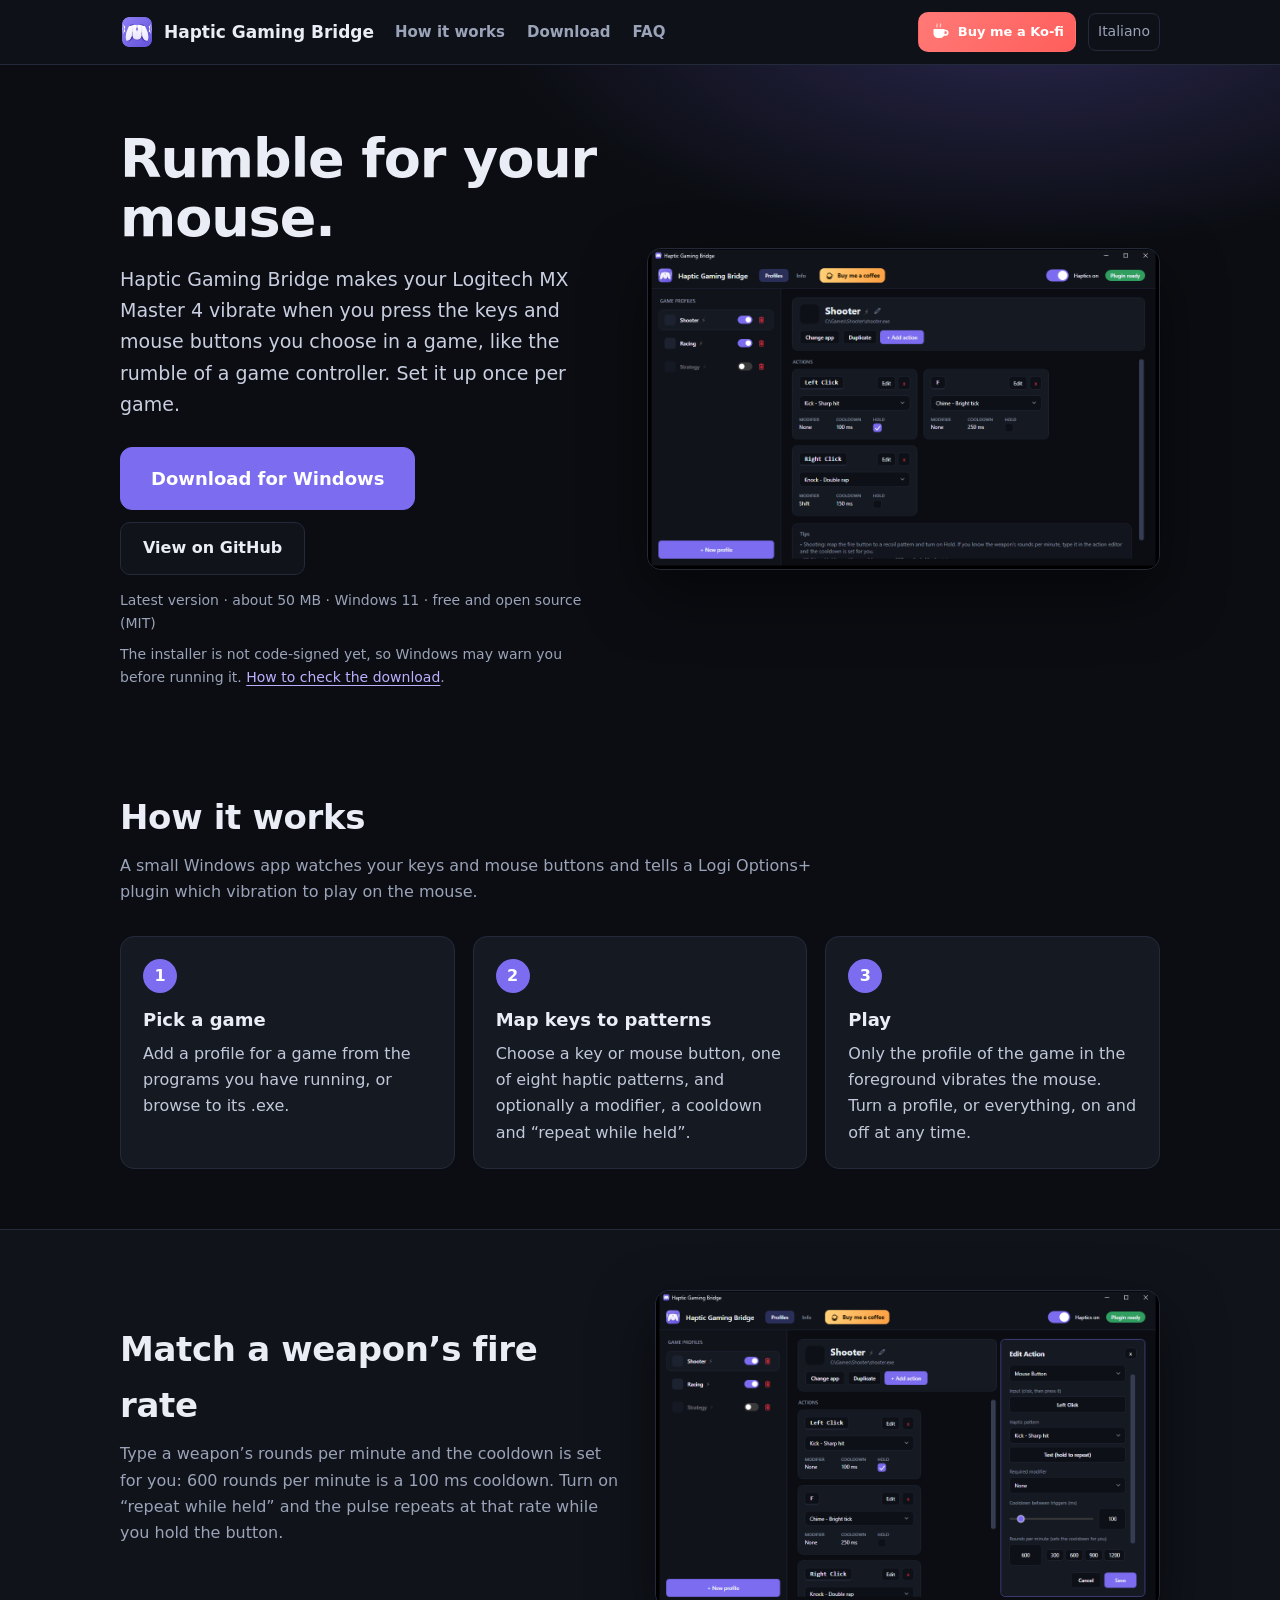
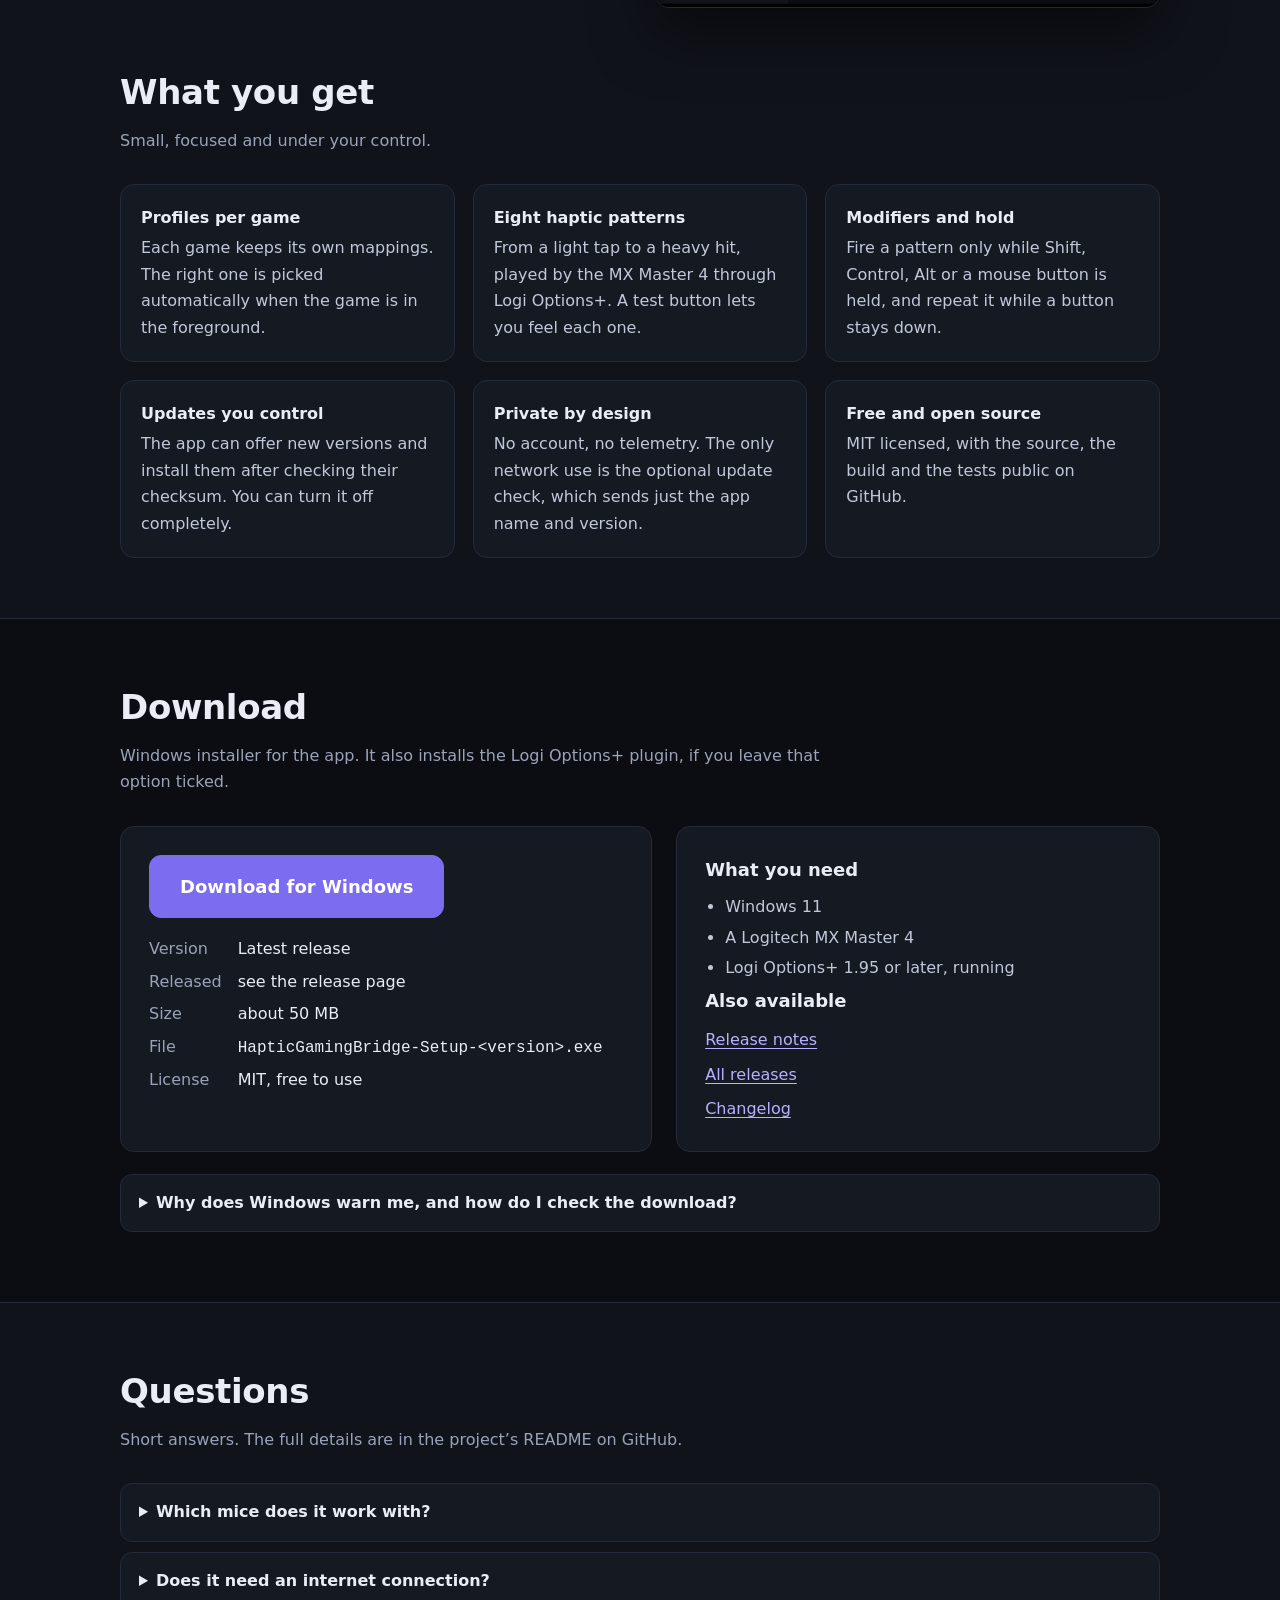
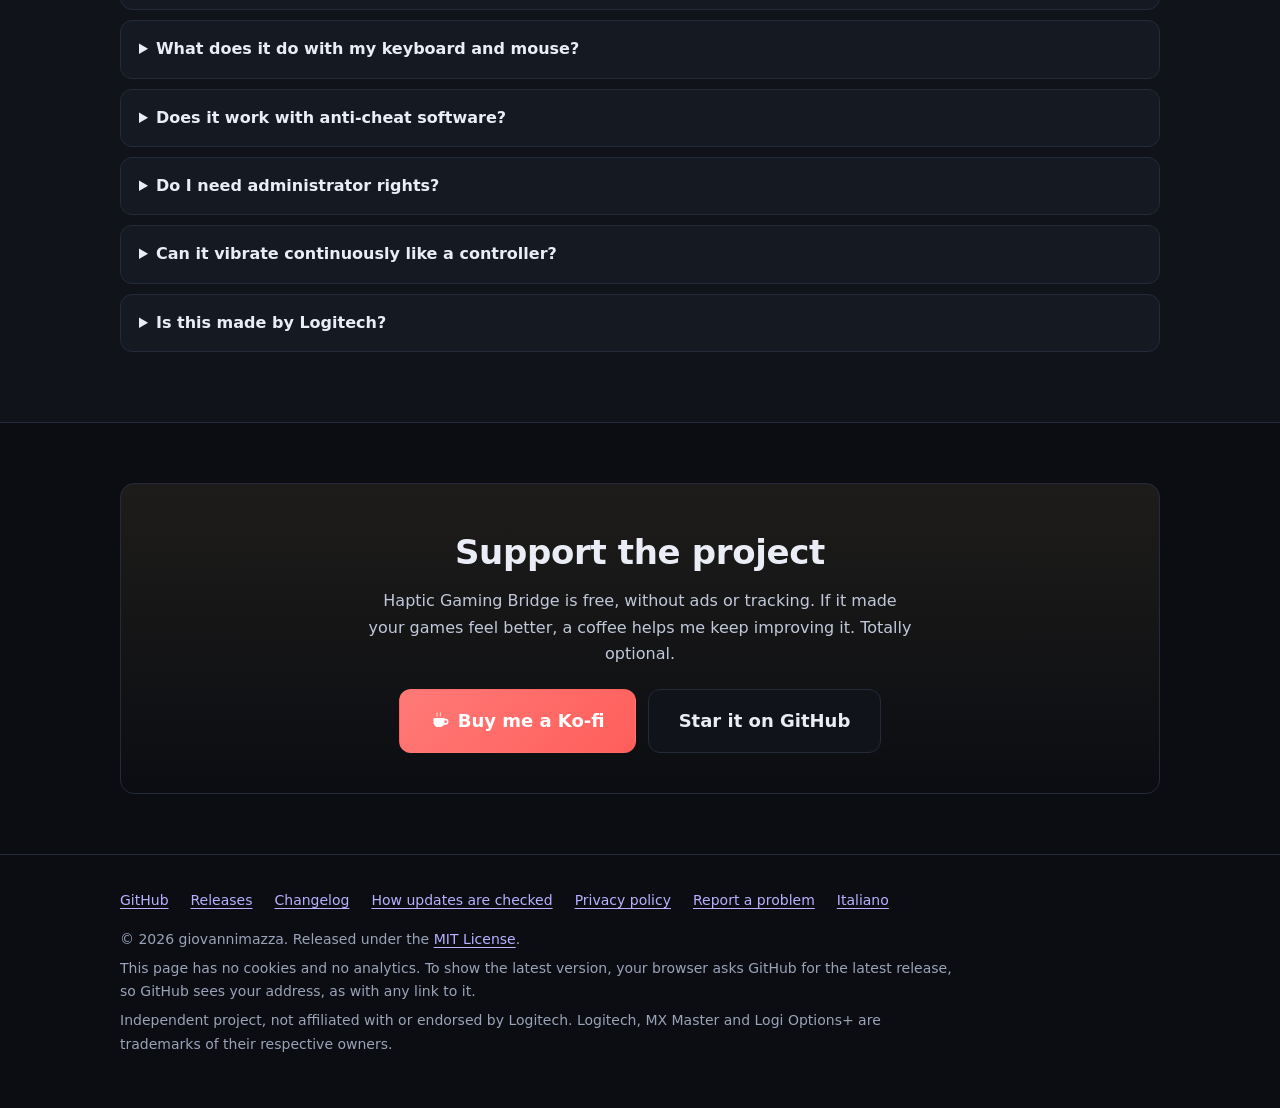
<file: site/index.html>
<!doctype html>
<html lang="en">
<head>
<meta charset="utf-8">
<meta name="viewport" content="width=device-width, initial-scale=1">
<meta http-equiv="Content-Security-Policy" content="default-src 'none'; script-src 'self'; style-src 'self'; img-src 'self'; connect-src https://api.github.com; base-uri 'none'; form-action 'none'">
<title>Haptic Gaming Bridge: haptic feedback for games on the Logitech MX Master 4</title>
<meta name="description" content="Make your Logitech MX Master 4 vibrate like a game controller. Choose the keys and mouse buttons per game. Free and open source for Windows.">
<meta name="theme-color" content="#10131a">
<link rel="icon" href="assets/favicon.ico">
<link rel="alternate" hreflang="it" href="it/">
<link rel="stylesheet" href="assets/style.css">
</head>
<body>
<a class="skip" href="#main">Skip to content</a>

<header class="top">
  <div class="wrap">
    <a class="brand" href="./"><img src="assets/icon-256.png" width="34" height="34" alt="">Haptic Gaming Bridge</a>
    <nav class="main" aria-label="Main">
      <a href="#how">How it works</a>
      <a href="#download">Download</a>
      <a href="#faq">FAQ</a>
    </nav>
    <span class="spacer"></span>
    <a class="btn btn-kofi btn-small" href="https://ko-fi.com/giovanbattistamazza"><span class="cup"><svg class="cupsvg" viewBox="0 0 20 20" width="20" height="20" aria-hidden="true"><path d="M3.5 7H14.5V11.5A4.5 4.5 0 0 1 10 16H8A4.5 4.5 0 0 1 3.5 11.5Z" fill="currentColor"/><path d="M14.5 8.5H15.5A2.2 2.2 0 0 1 15.5 12.9H13.8" fill="none" stroke="currentColor" stroke-width="1.6" stroke-linecap="round"/><path d="M7 4.8C6.2 3.8 7.8 3.2 7 2M10.5 4.8C9.7 3.8 11.3 3.2 10.5 2" fill="none" stroke="currentColor" stroke-width="1.2" stroke-linecap="round" opacity=".65"/></svg></span> Buy me a Ko-fi</a>
    <a class="lang" href="it/" hreflang="it" lang="it">Italiano</a>
  </div>
</header>

<main id="main">
  <div class="hero">
    <div class="wrap">
      <div>
        <h1>Rumble for your mouse.</h1>
        <p class="lead">Haptic Gaming Bridge makes your Logitech MX Master 4 vibrate when you press the keys and mouse buttons you choose in a game, like the rumble of a game controller. Set it up once per game.</p>
        <div class="cta">
          <a class="btn btn-primary btn-big" data-dl href="https://github.com/giovannimazza/haptic-bridge/releases/latest">Download for Windows</a>
          <a class="btn" href="https://github.com/giovannimazza/haptic-bridge">View on GitHub</a>
        </div>
        <p class="meta"><span data-version>Latest version</span> · <span data-size>about 50 MB</span> · Windows 11 · free and open source (MIT)</p>
        <p class="note">The installer is not code-signed yet, so Windows may warn you before running it. <a href="#verify">How to check the download</a>.</p>
      </div>
      <figure class="shot">
        <img src="assets/screenshot-profile.png" width="1180" height="740" alt="The Haptic Gaming Bridge window: a list of game profiles on the left and, for the selected game, three actions that map keys and mouse buttons to haptic patterns.">
      </figure>
    </div>
  </div>

  <section id="how">
    <div class="wrap">
      <h2>How it works</h2>
      <p class="sub">A small Windows app watches your keys and mouse buttons and tells a Logi Options+ plugin which vibration to play on the mouse.</p>
      <div class="grid3">
        <div class="card"><span class="step">1</span><h3>Pick a game</h3><p>Add a profile for a game from the programs you have running, or browse to its .exe.</p></div>
        <div class="card"><span class="step">2</span><h3>Map keys to patterns</h3><p>Choose a key or mouse button, one of eight haptic patterns, and optionally a modifier, a cooldown and “repeat while held”.</p></div>
        <div class="card"><span class="step">3</span><h3>Play</h3><p>Only the profile of the game in the foreground vibrates the mouse. Turn a profile, or everything, on and off at any time.</p></div>
      </div>
    </div>
  </section>

  <section class="alt" id="features">
    <div class="wrap">
      <div class="grid2">
        <div>
          <h2>Match a weapon’s fire rate</h2>
          <p class="sub flush">Type a weapon’s rounds per minute and the cooldown is set for you: 600 rounds per minute is a 100 ms cooldown. Turn on “repeat while held” and the pulse repeats at that rate while you hold the button.</p>
        </div>
        <figure class="shot">
          <img src="assets/screenshot-editor.png" width="1180" height="740" loading="lazy" alt="The action editor with a rounds-per-minute box set to 600, which sets the cooldown to 100 milliseconds.">
        </figure>
      </div>
      <h2 class="gap">What you get</h2>
      <p class="sub">Small, focused and under your control.</p>
      <ul class="features">
        <li><strong>Profiles per game</strong><span>Each game keeps its own mappings. The right one is picked automatically when the game is in the foreground.</span></li>
        <li><strong>Eight haptic patterns</strong><span>From a light tap to a heavy hit, played by the MX Master 4 through Logi Options+. A test button lets you feel each one.</span></li>
        <li><strong>Modifiers and hold</strong><span>Fire a pattern only while Shift, Control, Alt or a mouse button is held, and repeat it while a button stays down.</span></li>
        <li><strong>Updates you control</strong><span>The app can offer new versions and install them after checking their checksum. You can turn it off completely.</span></li>
        <li><strong>Private by design</strong><span>No account, no telemetry. The only network use is the optional update check, which sends just the app name and version.</span></li>
        <li><strong>Free and open source</strong><span>MIT licensed, with the source, the build and the tests public on GitHub.</span></li>
      </ul>
    </div>
  </section>

  <section id="download">
    <div class="wrap">
      <h2>Download</h2>
      <p class="sub">Windows installer for the app. It also installs the Logi Options+ plugin, if you leave that option ticked.</p>
      <div class="dl">
        <div class="card">
          <a class="btn btn-primary btn-big" data-dl href="https://github.com/giovannimazza/haptic-bridge/releases/latest">Download for Windows</a>
          <dl class="kv">
            <dt>Version</dt><dd data-version>Latest release</dd>
            <dt>Released</dt><dd data-date>see the release page</dd>
            <dt>Size</dt><dd><span data-size>about 50 MB</span></dd>
            <dt>File</dt><dd><code data-installer-name>HapticGamingBridge-Setup-&lt;version&gt;.exe</code></dd>
            <dt>License</dt><dd>MIT, free to use</dd>
          </dl>
          <div id="verify" data-sha-block hidden>
            <p class="label">SHA-256 of the installer</p>
            <div class="sha"><code id="sha" data-sha></code><button class="btn btn-small" type="button" data-copy="#sha" data-done="Copied">Copy</button></div>
          </div>
        </div>
        <div class="card">
          <h3>What you need</h3>
          <ul class="list">
            <li>Windows 11</li>
            <li>A Logitech MX Master 4</li>
            <li>Logi Options+ 1.95 or later, running</li>
          </ul>
          <h3 class="gap-s">Also available</h3>
          <ul class="links">
            <li data-plugin-item hidden><a data-plugin href="https://github.com/giovannimazza/haptic-bridge/releases/latest">Logi Options+ plugin on its own (.lplug4)</a></li>
            <li data-sums-item hidden><a data-sums href="https://github.com/giovannimazza/haptic-bridge/releases/latest">Checksums (SHA256SUMS.txt)</a></li>
            <li><a data-notes href="https://github.com/giovannimazza/haptic-bridge/releases/latest">Release notes</a></li>
            <li><a href="https://github.com/giovannimazza/haptic-bridge/releases">All releases</a></li>
            <li><a href="https://github.com/giovannimazza/haptic-bridge/blob/main/CHANGELOG.md">Changelog</a></li>
          </ul>
        </div>
      </div>
      <details class="gap-s">
        <summary>Why does Windows warn me, and how do I check the download?</summary>
        <p>The installer is not code-signed yet (code signing for the project is being set up), so Windows SmartScreen may show “Windows protected your PC”. Before you run it you can check that your file is exactly the one published on GitHub by comparing its SHA-256 with the value above, or with the one on the release page.</p>
        <p>In PowerShell, from the folder of the download:</p>
        <pre><code>Get-FileHash .\HapticGamingBridge-Setup-&lt;version&gt;.exe -Algorithm SHA256</code></pre>
        <p>The two values must be identical. If you install from this page, the app can later update itself: it only runs an installer from this project’s GitHub releases whose checksum matches the published one.</p>
      </details>
    </div>
  </section>

  <section class="alt" id="faq">
    <div class="wrap">
      <h2>Questions</h2>
      <p class="sub">Short answers. The full details are in the project’s README on GitHub.</p>
      <details><summary>Which mice does it work with?</summary><p>Only the Logitech MX Master 4, which has the haptic motor. The vibration is played through Logi Options+, so it has to be installed and running.</p></details>
      <details><summary>Does it need an internet connection?</summary><p>No. The only thing the app does on the network is an optional check for updates (it asks GitHub for the latest release and sends only the app name and version). You can turn it off in the app, under Info → Updates, and then it makes no network connections at all.</p></details>
      <details><summary>What does it do with my keyboard and mouse?</summary><p>To work it installs a global keyboard and mouse hook, so it can see key presses and mouse buttons. It only compares them with the actions you set up, and does not record, store or send them. Profiles are saved on your PC, in <code>%APPDATA%\HapticGamingBridge</code>.</p></details>
      <details><summary>Does it work with anti-cheat software?</summary><p>It has not been tested with anti-cheat software. Because it uses a global input hook, check the rules of a competitive game before using it.</p></details>
      <details><summary>Do I need administrator rights?</summary><p>Not to install: it installs for your user only. A game that runs as administrator hides its input from normal programs, so in that case the app has to run as administrator too.</p></details>
      <details><summary>Can it vibrate continuously like a controller?</summary><p>No. Logi Options+ offers short, predefined vibration patterns. Each trigger is a short pulse, and the mouse may merge pulses that arrive very close together.</p></details>
      <details><summary>Is this made by Logitech?</summary><p>No. It is an independent project, not affiliated with or endorsed by Logitech.</p></details>
    </div>
  </section>

  <section>
    <div class="wrap">
      <div class="coffee-box">
        <h2>Support the project</h2>
        <p>Haptic Gaming Bridge is free, without ads or tracking. If it made your games feel better, a coffee helps me keep improving it. Totally optional.</p>
        <div class="row">
          <a class="btn btn-kofi btn-big" href="https://ko-fi.com/giovanbattistamazza"><span class="cup"><svg class="cupsvg" viewBox="0 0 20 20" width="20" height="20" aria-hidden="true"><path d="M3.5 7H14.5V11.5A4.5 4.5 0 0 1 10 16H8A4.5 4.5 0 0 1 3.5 11.5Z" fill="currentColor"/><path d="M14.5 8.5H15.5A2.2 2.2 0 0 1 15.5 12.9H13.8" fill="none" stroke="currentColor" stroke-width="1.6" stroke-linecap="round"/><path d="M7 4.8C6.2 3.8 7.8 3.2 7 2M10.5 4.8C9.7 3.8 11.3 3.2 10.5 2" fill="none" stroke="currentColor" stroke-width="1.2" stroke-linecap="round" opacity=".65"/></svg></span> Buy me a Ko-fi</a>
          <a class="btn btn-big" href="https://github.com/giovannimazza/haptic-bridge">Star it on GitHub</a>
        </div>
      </div>
    </div>
  </section>
</main>

<footer>
  <div class="wrap">
    <div class="links-row">
      <a href="https://github.com/giovannimazza/haptic-bridge">GitHub</a>
      <a href="https://github.com/giovannimazza/haptic-bridge/releases">Releases</a>
      <a href="https://github.com/giovannimazza/haptic-bridge/blob/main/CHANGELOG.md">Changelog</a>
      <a href="https://github.com/giovannimazza/haptic-bridge/blob/main/docs/updates.md">How updates are checked</a>
      <a href="https://github.com/giovannimazza/haptic-bridge#privacy-policy">Privacy policy</a>
      <a href="https://github.com/giovannimazza/haptic-bridge/issues">Report a problem</a>
      <a href="it/" hreflang="it" lang="it">Italiano</a>
    </div>
    <p>© 2026 giovannimazza. Released under the <a href="https://github.com/giovannimazza/haptic-bridge/blob/main/LICENSE">MIT License</a>.</p>
    <p>This page has no cookies and no analytics. To show the latest version, your browser asks GitHub for the latest release, so GitHub sees your address, as with any link to it.</p>
    <p>Independent project, not affiliated with or endorsed by Logitech. Logitech, MX Master and Logi Options+ are trademarks of their respective owners.</p>
  </div>
</footer>
<script src="assets/app.js" defer></script>
</body>
</html>
</file>
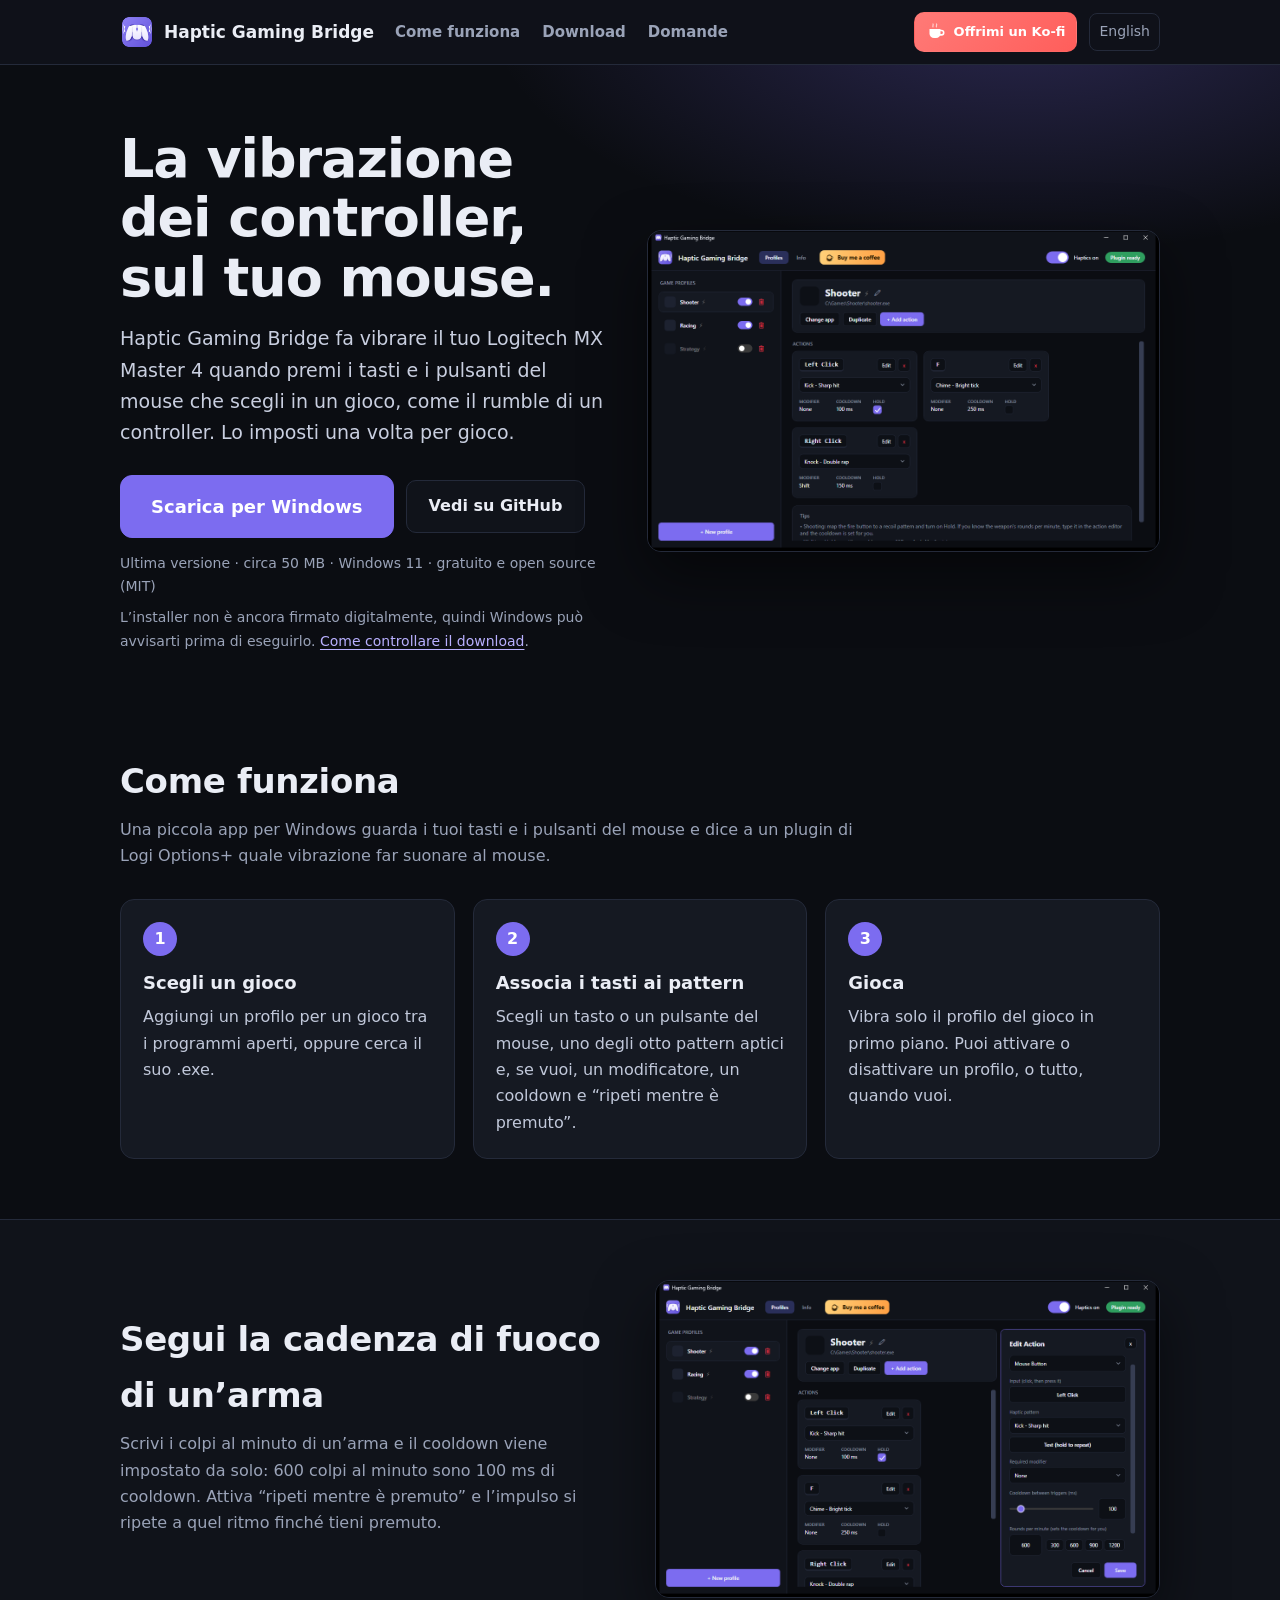
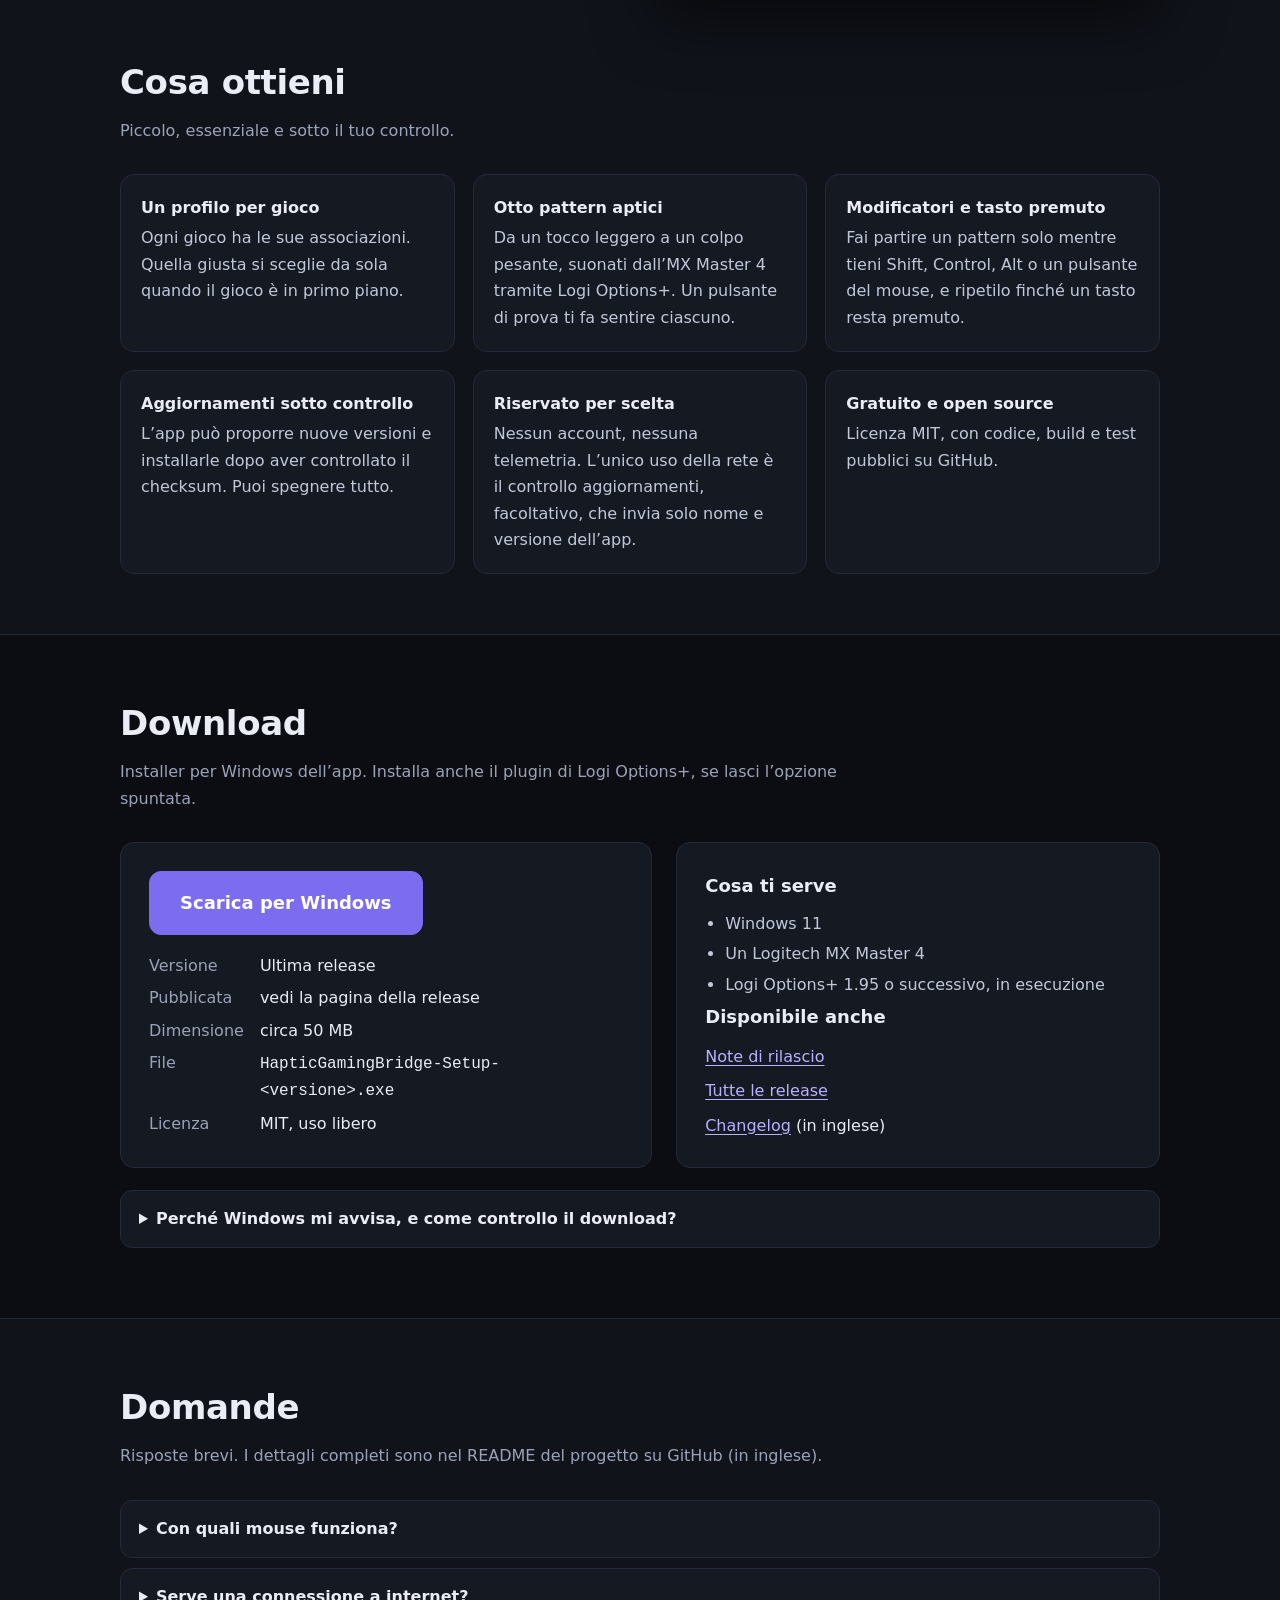
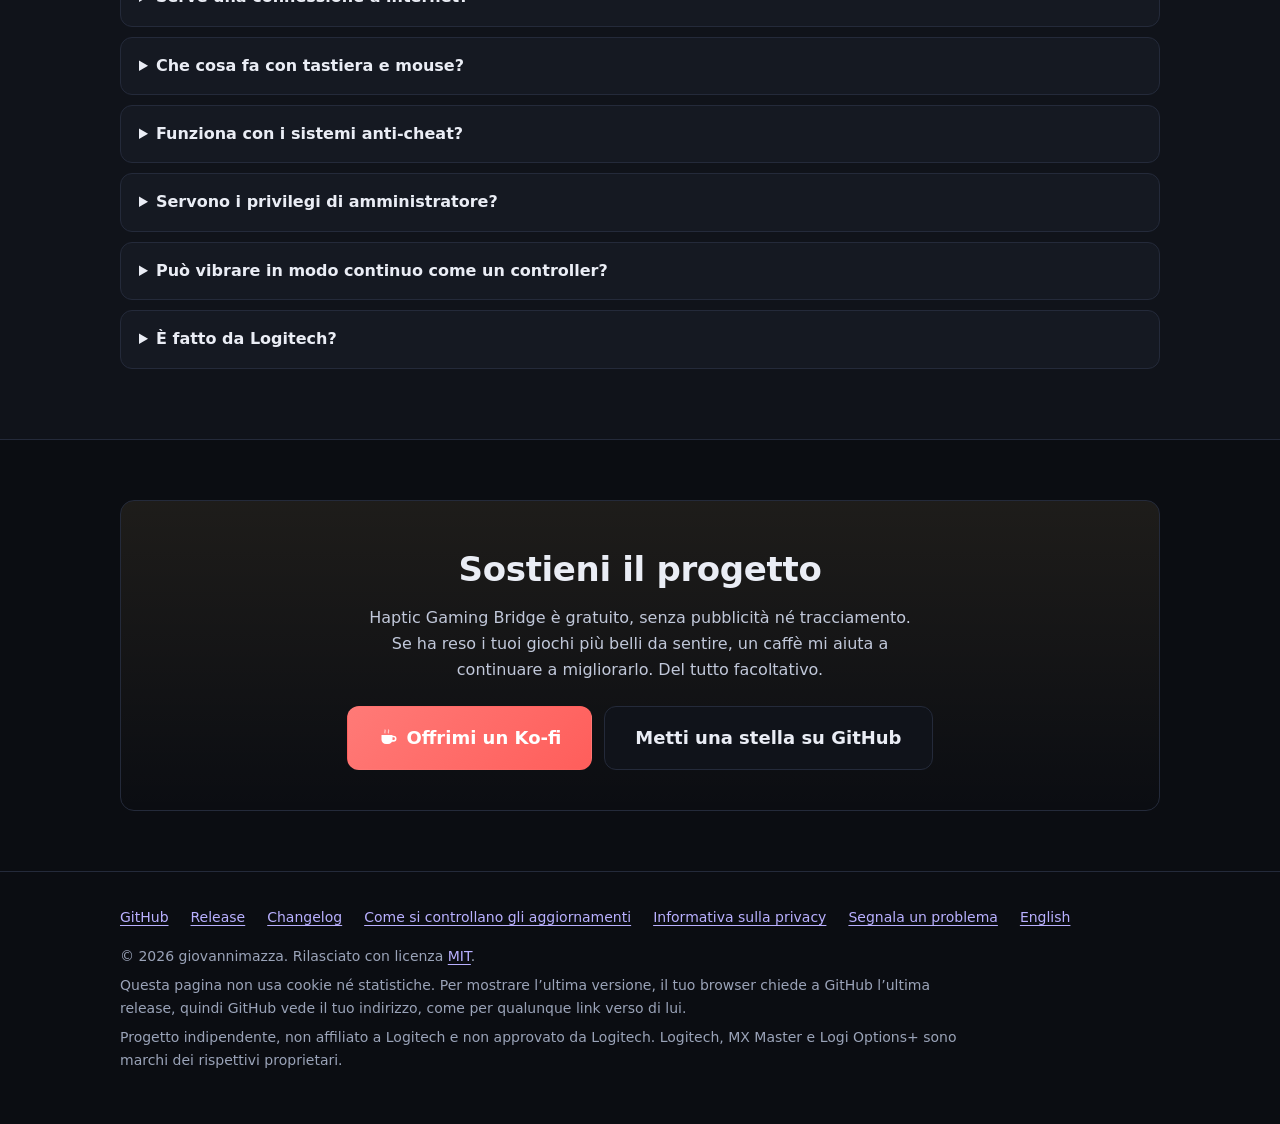
<file: site/it/index.html>
<!doctype html>
<html lang="it">
<head>
<meta charset="utf-8">
<meta name="viewport" content="width=device-width, initial-scale=1">
<meta http-equiv="Content-Security-Policy" content="default-src 'none'; script-src 'self'; style-src 'self'; img-src 'self'; connect-src https://api.github.com; base-uri 'none'; form-action 'none'">
<title>Haptic Gaming Bridge: feedback aptico per i giochi con il Logitech MX Master 4</title>
<meta name="description" content="Fai vibrare il tuo Logitech MX Master 4 come un controller. Scegli tu tasti e pulsanti del mouse per ogni gioco. Gratuito e open source per Windows.">
<meta name="theme-color" content="#10131a">
<link rel="icon" href="../assets/favicon.ico">
<link rel="alternate" hreflang="en" href="../">
<link rel="stylesheet" href="../assets/style.css">
</head>
<body>
<a class="skip" href="#main">Vai al contenuto</a>

<header class="top">
  <div class="wrap">
    <a class="brand" href="./"><img src="../assets/icon-256.png" width="34" height="34" alt="">Haptic Gaming Bridge</a>
    <nav class="main" aria-label="Principale">
      <a href="#how">Come funziona</a>
      <a href="#download">Download</a>
      <a href="#faq">Domande</a>
    </nav>
    <span class="spacer"></span>
    <a class="btn btn-kofi btn-small" href="https://ko-fi.com/giovanbattistamazza"><span class="cup"><svg class="cupsvg" viewBox="0 0 20 20" width="20" height="20" aria-hidden="true"><path d="M3.5 7H14.5V11.5A4.5 4.5 0 0 1 10 16H8A4.5 4.5 0 0 1 3.5 11.5Z" fill="currentColor"/><path d="M14.5 8.5H15.5A2.2 2.2 0 0 1 15.5 12.9H13.8" fill="none" stroke="currentColor" stroke-width="1.6" stroke-linecap="round"/><path d="M7 4.8C6.2 3.8 7.8 3.2 7 2M10.5 4.8C9.7 3.8 11.3 3.2 10.5 2" fill="none" stroke="currentColor" stroke-width="1.2" stroke-linecap="round" opacity=".65"/></svg></span> Offrimi un Ko-fi</a>
    <a class="lang" href="../" hreflang="en" lang="en">English</a>
  </div>
</header>

<main id="main">
  <div class="hero">
    <div class="wrap">
      <div>
        <h1>La vibrazione dei controller, sul tuo mouse.</h1>
        <p class="lead">Haptic Gaming Bridge fa vibrare il tuo Logitech MX Master 4 quando premi i tasti e i pulsanti del mouse che scegli in un gioco, come il rumble di un controller. Lo imposti una volta per gioco.</p>
        <div class="cta">
          <a class="btn btn-primary btn-big" data-dl href="https://github.com/giovannimazza/haptic-bridge/releases/latest">Scarica per Windows</a>
          <a class="btn" href="https://github.com/giovannimazza/haptic-bridge">Vedi su GitHub</a>
        </div>
        <p class="meta"><span data-version>Ultima versione</span> · <span data-size>circa 50 MB</span> · Windows 11 · gratuito e open source (MIT)</p>
        <p class="note">L’installer non è ancora firmato digitalmente, quindi Windows può avvisarti prima di eseguirlo. <a href="#verify">Come controllare il download</a>.</p>
      </div>
      <figure class="shot">
        <img src="../assets/screenshot-profile.png" width="1180" height="740" alt="La finestra di Haptic Gaming Bridge: a sinistra l’elenco dei profili dei giochi e, per il gioco selezionato, tre azioni che associano tasti e pulsanti del mouse a pattern aptici.">
      </figure>
    </div>
  </div>

  <section id="how">
    <div class="wrap">
      <h2>Come funziona</h2>
      <p class="sub">Una piccola app per Windows guarda i tuoi tasti e i pulsanti del mouse e dice a un plugin di Logi Options+ quale vibrazione far suonare al mouse.</p>
      <div class="grid3">
        <div class="card"><span class="step">1</span><h3>Scegli un gioco</h3><p>Aggiungi un profilo per un gioco tra i programmi aperti, oppure cerca il suo .exe.</p></div>
        <div class="card"><span class="step">2</span><h3>Associa i tasti ai pattern</h3><p>Scegli un tasto o un pulsante del mouse, uno degli otto pattern aptici e, se vuoi, un modificatore, un cooldown e “ripeti mentre è premuto”.</p></div>
        <div class="card"><span class="step">3</span><h3>Gioca</h3><p>Vibra solo il profilo del gioco in primo piano. Puoi attivare o disattivare un profilo, o tutto, quando vuoi.</p></div>
      </div>
    </div>
  </section>

  <section class="alt" id="features">
    <div class="wrap">
      <div class="grid2">
        <div>
          <h2>Segui la cadenza di fuoco di un’arma</h2>
          <p class="sub flush">Scrivi i colpi al minuto di un’arma e il cooldown viene impostato da solo: 600 colpi al minuto sono 100 ms di cooldown. Attiva “ripeti mentre è premuto” e l’impulso si ripete a quel ritmo finché tieni premuto.</p>
        </div>
        <figure class="shot">
          <img src="../assets/screenshot-editor.png" width="1180" height="740" loading="lazy" alt="L’editor delle azioni con il campo dei colpi al minuto a 600, che imposta il cooldown a 100 millisecondi.">
        </figure>
      </div>
      <h2 class="gap">Cosa ottieni</h2>
      <p class="sub">Piccolo, essenziale e sotto il tuo controllo.</p>
      <ul class="features">
        <li><strong>Un profilo per gioco</strong><span>Ogni gioco ha le sue associazioni. Quella giusta si sceglie da sola quando il gioco è in primo piano.</span></li>
        <li><strong>Otto pattern aptici</strong><span>Da un tocco leggero a un colpo pesante, suonati dall’MX Master 4 tramite Logi Options+. Un pulsante di prova ti fa sentire ciascuno.</span></li>
        <li><strong>Modificatori e tasto premuto</strong><span>Fai partire un pattern solo mentre tieni Shift, Control, Alt o un pulsante del mouse, e ripetilo finché un tasto resta premuto.</span></li>
        <li><strong>Aggiornamenti sotto controllo</strong><span>L’app può proporre nuove versioni e installarle dopo aver controllato il checksum. Puoi spegnere tutto.</span></li>
        <li><strong>Riservato per scelta</strong><span>Nessun account, nessuna telemetria. L’unico uso della rete è il controllo aggiornamenti, facoltativo, che invia solo nome e versione dell’app.</span></li>
        <li><strong>Gratuito e open source</strong><span>Licenza MIT, con codice, build e test pubblici su GitHub.</span></li>
      </ul>
    </div>
  </section>

  <section id="download">
    <div class="wrap">
      <h2>Download</h2>
      <p class="sub">Installer per Windows dell’app. Installa anche il plugin di Logi Options+, se lasci l’opzione spuntata.</p>
      <div class="dl">
        <div class="card">
          <a class="btn btn-primary btn-big" data-dl href="https://github.com/giovannimazza/haptic-bridge/releases/latest">Scarica per Windows</a>
          <dl class="kv">
            <dt>Versione</dt><dd data-version>Ultima release</dd>
            <dt>Pubblicata</dt><dd data-date>vedi la pagina della release</dd>
            <dt>Dimensione</dt><dd><span data-size>circa 50 MB</span></dd>
            <dt>File</dt><dd><code data-installer-name>HapticGamingBridge-Setup-&lt;versione&gt;.exe</code></dd>
            <dt>Licenza</dt><dd>MIT, uso libero</dd>
          </dl>
          <div id="verify" data-sha-block hidden>
            <p class="label">SHA-256 dell’installer</p>
            <div class="sha"><code id="sha" data-sha></code><button class="btn btn-small" type="button" data-copy="#sha" data-done="Copiato">Copia</button></div>
          </div>
        </div>
        <div class="card">
          <h3>Cosa ti serve</h3>
          <ul class="list">
            <li>Windows 11</li>
            <li>Un Logitech MX Master 4</li>
            <li>Logi Options+ 1.95 o successivo, in esecuzione</li>
          </ul>
          <h3 class="gap-s">Disponibile anche</h3>
          <ul class="links">
            <li data-plugin-item hidden><a data-plugin href="https://github.com/giovannimazza/haptic-bridge/releases/latest">Solo il plugin di Logi Options+ (.lplug4)</a></li>
            <li data-sums-item hidden><a data-sums href="https://github.com/giovannimazza/haptic-bridge/releases/latest">Checksum (SHA256SUMS.txt)</a></li>
            <li><a data-notes href="https://github.com/giovannimazza/haptic-bridge/releases/latest">Note di rilascio</a></li>
            <li><a href="https://github.com/giovannimazza/haptic-bridge/releases">Tutte le release</a></li>
            <li><a href="https://github.com/giovannimazza/haptic-bridge/blob/main/CHANGELOG.md">Changelog</a> (in inglese)</li>
          </ul>
        </div>
      </div>
      <details class="gap-s">
        <summary>Perché Windows mi avvisa, e come controllo il download?</summary>
        <p>L’installer non è ancora firmato digitalmente (la firma per il progetto è in preparazione), quindi Windows SmartScreen può mostrare “Windows ha protetto il PC”. Prima di eseguirlo puoi verificare che il tuo file sia esattamente quello pubblicato su GitHub confrontando il suo SHA-256 con il valore qui sopra, o con quello sulla pagina della release.</p>
        <p>In PowerShell, dalla cartella del download:</p>
        <pre><code>Get-FileHash .\HapticGamingBridge-Setup-&lt;versione&gt;.exe -Algorithm SHA256</code></pre>
        <p>I due valori devono essere identici. Se installi da questa pagina, l’app potrà poi aggiornarsi da sola: esegue solo un installer delle release GitHub di questo progetto il cui checksum coincide con quello pubblicato.</p>
      </details>
    </div>
  </section>

  <section class="alt" id="faq">
    <div class="wrap">
      <h2>Domande</h2>
      <p class="sub">Risposte brevi. I dettagli completi sono nel README del progetto su GitHub (in inglese).</p>
      <details><summary>Con quali mouse funziona?</summary><p>Solo con il Logitech MX Master 4, che ha il motorino aptico. La vibrazione passa da Logi Options+, che quindi deve essere installato e in esecuzione.</p></details>
      <details><summary>Serve una connessione a internet?</summary><p>No. L’unica cosa che l’app fa in rete è un controllo aggiornamenti facoltativo (chiede a GitHub l’ultima release e invia solo nome e versione dell’app). Puoi spegnerlo nell’app, in Info → Updates, e allora non apre nessuna connessione di rete.</p></details>
      <details><summary>Che cosa fa con tastiera e mouse?</summary><p>Per funzionare installa un hook globale di tastiera e mouse, così vede i tasti premuti e i pulsanti del mouse. Li confronta solo con le azioni che hai impostato e non li registra, non li salva e non li invia. I profili sono salvati sul tuo PC, in <code>%APPDATA%\HapticGamingBridge</code>.</p></details>
      <details><summary>Funziona con i sistemi anti-cheat?</summary><p>Non è stato provato con software anti-cheat. Poiché usa un hook globale dell’input, controlla il regolamento di un gioco competitivo prima di usarlo.</p></details>
      <details><summary>Servono i privilegi di amministratore?</summary><p>Non per installarlo: si installa solo per il tuo utente. Un gioco avviato come amministratore nasconde i suoi input ai programmi normali, e in quel caso anche l’app deve essere eseguita come amministratore.</p></details>
      <details><summary>Può vibrare in modo continuo come un controller?</summary><p>No. Logi Options+ offre pattern di vibrazione brevi e predefiniti. Ogni evento è un impulso breve, e il mouse può unire impulsi che arrivano molto ravvicinati.</p></details>
      <details><summary>È fatto da Logitech?</summary><p>No. È un progetto indipendente, non affiliato a Logitech e non approvato da Logitech.</p></details>
    </div>
  </section>

  <section>
    <div class="wrap">
      <div class="coffee-box">
        <h2>Sostieni il progetto</h2>
        <p>Haptic Gaming Bridge è gratuito, senza pubblicità né tracciamento. Se ha reso i tuoi giochi più belli da sentire, un caffè mi aiuta a continuare a migliorarlo. Del tutto facoltativo.</p>
        <div class="row">
          <a class="btn btn-kofi btn-big" href="https://ko-fi.com/giovanbattistamazza"><span class="cup"><svg class="cupsvg" viewBox="0 0 20 20" width="20" height="20" aria-hidden="true"><path d="M3.5 7H14.5V11.5A4.5 4.5 0 0 1 10 16H8A4.5 4.5 0 0 1 3.5 11.5Z" fill="currentColor"/><path d="M14.5 8.5H15.5A2.2 2.2 0 0 1 15.5 12.9H13.8" fill="none" stroke="currentColor" stroke-width="1.6" stroke-linecap="round"/><path d="M7 4.8C6.2 3.8 7.8 3.2 7 2M10.5 4.8C9.7 3.8 11.3 3.2 10.5 2" fill="none" stroke="currentColor" stroke-width="1.2" stroke-linecap="round" opacity=".65"/></svg></span> Offrimi un Ko-fi</a>
          <a class="btn btn-big" href="https://github.com/giovannimazza/haptic-bridge">Metti una stella su GitHub</a>
        </div>
      </div>
    </div>
  </section>
</main>

<footer>
  <div class="wrap">
    <div class="links-row">
      <a href="https://github.com/giovannimazza/haptic-bridge">GitHub</a>
      <a href="https://github.com/giovannimazza/haptic-bridge/releases">Release</a>
      <a href="https://github.com/giovannimazza/haptic-bridge/blob/main/CHANGELOG.md">Changelog</a>
      <a href="https://github.com/giovannimazza/haptic-bridge/blob/main/docs/updates.md">Come si controllano gli aggiornamenti</a>
      <a href="https://github.com/giovannimazza/haptic-bridge#privacy-policy">Informativa sulla privacy</a>
      <a href="https://github.com/giovannimazza/haptic-bridge/issues">Segnala un problema</a>
      <a href="../" hreflang="en" lang="en">English</a>
    </div>
    <p>© 2026 giovannimazza. Rilasciato con licenza <a href="https://github.com/giovannimazza/haptic-bridge/blob/main/LICENSE">MIT</a>.</p>
    <p>Questa pagina non usa cookie né statistiche. Per mostrare l’ultima versione, il tuo browser chiede a GitHub l’ultima release, quindi GitHub vede il tuo indirizzo, come per qualunque link verso di lui.</p>
    <p>Progetto indipendente, non affiliato a Logitech e non approvato da Logitech. Logitech, MX Master e Logi Options+ sono marchi dei rispettivi proprietari.</p>
  </div>
</footer>
<script src="../assets/app.js" defer></script>
</body>
</html>
</file>
<file: site/assets/style.css>
﻿/* Haptic Gaming Bridge site. No external fonts, scripts or images: everything comes from this folder. */
:root {
  --bg: #0b0d12; --panel: #10131a; --card: #151922; --line: #242a3a;
  --text: #eaedf5; --muted: #9aa3b8; --accent: #7c6cf0; --accent-hover: #8f81f5; --green: #2f9e5f;
  --radius: 14px; --max: 1080px;
  color-scheme: dark;
}
* { box-sizing: border-box; }
html { scroll-behavior: smooth; scroll-padding-top: 76px; }
body { margin: 0; background: var(--bg); color: var(--text); font: 16px/1.65 system-ui, -apple-system, "Segoe UI", Roboto, sans-serif; -webkit-text-size-adjust: 100%; }
img { max-width: 100%; height: auto; }
a { color: #b9b0ff; text-underline-offset: 3px; }
a:hover { color: #d6d0ff; }
:focus-visible { outline: 3px solid #b9b0ff; outline-offset: 3px; border-radius: 6px; }
code, kbd { font-family: ui-monospace, "Cascadia Code", Consolas, monospace; }
.wrap { max-width: var(--max); margin: 0 auto; padding: 0 20px; }
.skip { position: absolute; left: -999px; top: 8px; background: var(--accent); color: #fff; padding: 8px 14px; border-radius: 8px; z-index: 20; }
.skip:focus { left: 12px; }

/* ---- header ---- */
header.top { position: sticky; top: 0; z-index: 10; background: rgba(16, 19, 26, .94); border-bottom: 1px solid var(--line); backdrop-filter: blur(8px); }
header.top .wrap { display: flex; align-items: center; gap: 12px; min-height: 64px; flex-wrap: wrap; padding-top: 8px; padding-bottom: 8px; }
.brand { display: flex; align-items: center; gap: 10px; color: var(--text); text-decoration: none; font-weight: 700; font-size: 17px; }
.brand img { width: 34px; height: 34px; border-radius: 8px; }
nav.main { display: flex; gap: 4px; flex-wrap: wrap; margin-left: 0; }
nav.main a { color: var(--muted); text-decoration: none; padding: 7px 9px; border-radius: 8px; font-weight: 600; font-size: 15px; }
nav.main a:hover { color: var(--text); background: #1d2230; }
.spacer { flex: 1; }
.lang { color: var(--muted); font-size: 14px; text-decoration: none; padding: 6px 10px; border: 1px solid var(--line); border-radius: 8px; }
.lang:hover { color: var(--text); }

/* ---- buttons ---- */
.btn { display: inline-flex; align-items: center; justify-content: center; gap: 8px; padding: 12px 22px; border-radius: 10px; border: 1px solid var(--line); background: #10131a; color: var(--text); font: inherit; font-weight: 700; text-decoration: none; cursor: pointer; }
.btn:hover { background: #1a1f2b; color: #fff; }
.btn-primary { background: var(--accent); border-color: var(--accent); color: #fff; }
.btn-primary:hover { background: var(--accent-hover); border-color: var(--accent-hover); }
.btn-big { padding: 16px 30px; font-size: 18px; border-radius: 12px; }
.btn-kofi { background: linear-gradient(135deg, #ff7a77, #ff5e5b); border-color: transparent; color: #fff; }
.btn-kofi:hover { background: linear-gradient(135deg, #ff8d8a, #ff706d); color: #fff; }
.btn-kofi .cup { display: inline-flex; line-height: 0; transform-origin: 50% 85%; }
.btn-kofi:hover .cup { animation: shake .5s ease-in-out 1; }
.btn-small { padding: 8px 14px; font-size: 14px; }
header.top .btn-small { padding: 8px 11px; font-size: 13px; white-space: nowrap; }
header.top .lang { padding: 6px 9px; }
@keyframes shake { 0%, 100% { transform: rotate(0) } 15% { transform: rotate(-12deg) } 35% { transform: rotate(10deg) } 55% { transform: rotate(-8deg) } 75% { transform: rotate(6deg) } }
@media (prefers-reduced-motion: reduce) { html { scroll-behavior: auto; } .btn-kofi:hover .cup { animation: none; } }

/* ---- hero ---- */
.hero { padding: 64px 0 40px; background: radial-gradient(900px 420px at 80% -10%, rgba(124, 108, 240, .28), transparent 60%); }
.hero .wrap { display: grid; grid-template-columns: 1.15fr 1.2fr; gap: 36px; align-items: center; }
h1 { font-size: clamp(34px, 5vw, 54px); line-height: 1.1; margin: 0 0 16px; letter-spacing: -.02em; }
.lead { font-size: 19px; color: #c9cfe0; margin: 0 0 26px; max-width: 34em; }
.cta { display: flex; flex-wrap: wrap; gap: 12px; align-items: center; }
.meta { color: var(--muted); font-size: 14px; margin: 14px 0 0; }
.note { color: var(--muted); font-size: 14px; margin: 8px 0 0; max-width: 40em; }
.shot { border: 1px solid var(--line); border-radius: var(--radius); background: var(--card); box-shadow: 0 24px 60px rgba(0, 0, 0, .5); overflow: hidden; }
.shot img { display: block; width: 100%; }
figure.shot { margin: 0; }

/* Spacing helpers: inline style attributes are blocked by the Content-Security-Policy, so they live here. */
.flush { margin-bottom: 0; }
h2.gap { margin-top: 56px; }
.gap-s { margin-top: 22px; }
.label { margin: 20px 0 0; font-weight: 700; }

/* Grid children may shrink below their content, so a long word or line can never push the page wider than the screen. */
.hero .wrap > *, .grid3 > *, .grid2 > *, .features > *, .dl > * { min-width: 0; }
.kv code { overflow-wrap: anywhere; }

/* ---- sections ---- */
section { padding: 60px 0; }
section.alt { background: var(--panel); border-top: 1px solid var(--line); border-bottom: 1px solid var(--line); }
h2 { font-size: clamp(26px, 3.4vw, 34px); margin: 0 0 8px; letter-spacing: -.01em; }
.sub { color: var(--muted); margin: 0 0 30px; max-width: 46em; }
.grid3 { display: grid; grid-template-columns: repeat(3, 1fr); gap: 18px; }
.grid2 { display: grid; grid-template-columns: 1fr 1fr; gap: 30px; align-items: center; }
.card { background: var(--card); border: 1px solid var(--line); border-radius: var(--radius); padding: 22px; }
.card h3 { margin: 0 0 6px; font-size: 18px; }
.card p { margin: 0; color: #c1c8da; }
.step { display: inline-grid; place-items: center; width: 34px; height: 34px; border-radius: 50%; background: var(--accent); color: #fff; font-weight: 800; margin-bottom: 12px; }
.features { list-style: none; padding: 0; margin: 0; display: grid; grid-template-columns: repeat(3, 1fr); gap: 18px; }
.features li { background: var(--card); border: 1px solid var(--line); border-radius: var(--radius); padding: 20px; }
.features strong { display: block; margin-bottom: 4px; }
.features span { color: #c1c8da; }

/* ---- download ---- */
.dl { display: grid; grid-template-columns: 1.1fr 1fr; gap: 24px; }
.dl .card { padding: 28px; }
.kv { display: grid; grid-template-columns: max-content 1fr; gap: 6px 16px; margin: 18px 0 0; }
.kv dt { color: var(--muted); }
.kv dd { margin: 0; word-break: break-word; }
.sha { display: flex; gap: 8px; align-items: stretch; margin-top: 6px; }
.sha code { flex: 1; background: #0d1016; border: 1px solid var(--line); border-radius: 8px; padding: 9px 12px; font-size: 12.5px; word-break: break-all; color: #cfd6ea; }
.list { margin: 10px 0 0; padding-left: 20px; color: #c1c8da; }
.list li { margin: 4px 0; }
.links { list-style: none; padding: 0; margin: 12px 0 0; display: grid; gap: 8px; }

details { border: 1px solid var(--line); border-radius: 12px; background: var(--card); padding: 0 18px; margin: 10px 0; }
details summary { cursor: pointer; padding: 15px 0; font-weight: 700; }
details[open] summary { border-bottom: 1px solid var(--line); margin-bottom: 12px; }
details p, details pre { margin: 0 0 14px; color: #c1c8da; }
pre { background: #0d1016; border: 1px solid var(--line); border-radius: 8px; padding: 12px 14px; overflow-x: auto; font-size: 13.5px; }

.coffee-box { text-align: center; padding: 40px 24px; background: linear-gradient(180deg, rgba(255, 210, 122, .08), transparent); border: 1px solid var(--line); border-radius: var(--radius); }
.coffee-box p { color: #c1c8da; max-width: 34em; margin: 0 auto 22px; }
.coffee-box .row { display: flex; gap: 12px; justify-content: center; flex-wrap: wrap; }

footer { border-top: 1px solid var(--line); padding: 34px 0 46px; color: var(--muted); font-size: 14px; }
footer .links-row { display: flex; flex-wrap: wrap; gap: 8px 22px; margin-bottom: 16px; }
footer a { color: #b9b0ff; }
footer p { margin: 6px 0; max-width: 60em; }

/* ---- small screens ---- */
@media (max-width: 900px) {
  .hero .wrap, .dl, .grid2 { grid-template-columns: minmax(0, 1fr); }
  .grid3, .features { grid-template-columns: minmax(0, 1fr); }
  .hero { padding-top: 36px; }
  nav.main { order: 3; width: 100%; margin-left: 0; }
}
@media (max-width: 480px) {
  .btn-big { width: 100%; }
  .cta { flex-direction: column; align-items: stretch; }
  .sha { flex-direction: column; }
}
</file>
